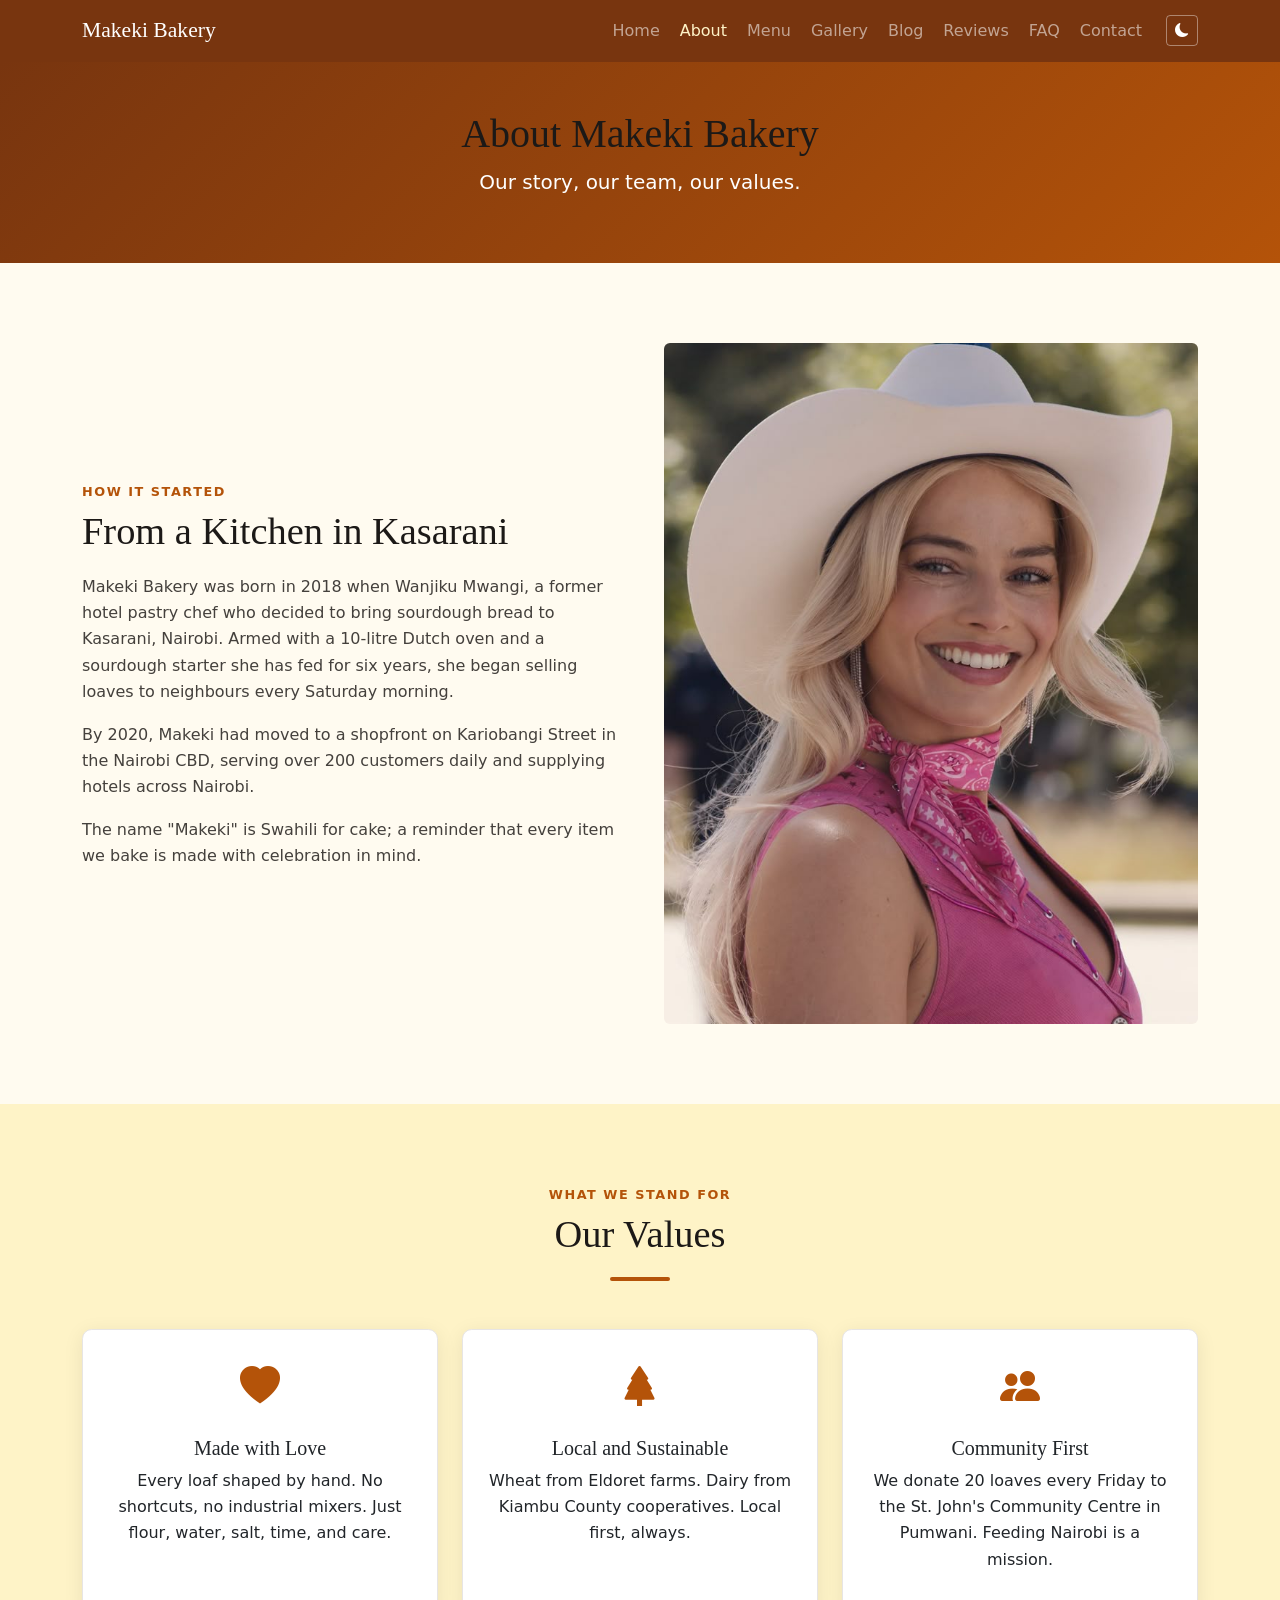
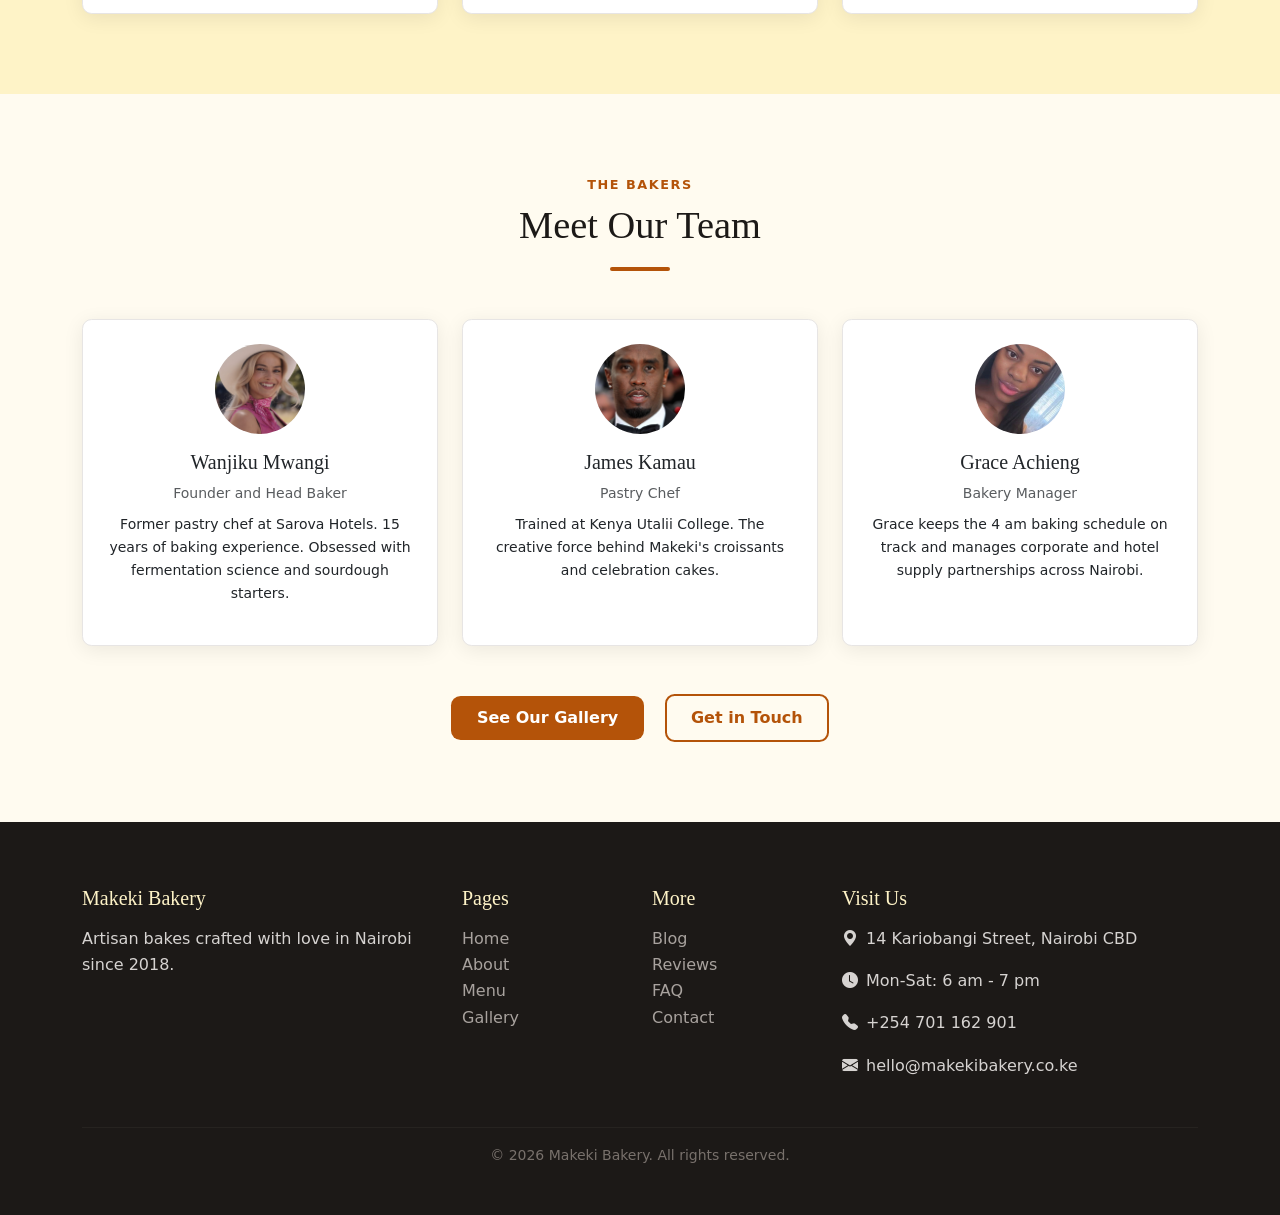
<file: about.html>
<!DOCTYPE html>
<html lang="en" data-theme="light">
<head>
  <meta charset="UTF-8">
  <meta name="viewport" content="width=device-width, initial-scale=1.0">
  <title>About</title>
  <link href="https://cdn.jsdelivr.net/npm/bootstrap@5.3.3/dist/css/bootstrap.min.css" rel="stylesheet">
  <link href="https://cdn.jsdelivr.net/npm/bootstrap-icons@1.11.3/font/bootstrap-icons.css" rel="stylesheet">
  <link rel="stylesheet" href="css/style.css">
</head>
<body>

<header>
  <nav class="navbar navbar-expand-lg navbar-dark sticky-top" aria-label="Main navigation">
    <div class="container">
      <a class="navbar-brand" href="index.html">Makeki Bakery</a>
      <button class="navbar-toggler" type="button" data-bs-toggle="collapse"
        data-bs-target="#mainNav" aria-controls="mainNav"
        aria-expanded="false" aria-label="Toggle navigation">
        <span class="navbar-toggler-icon"></span>
      </button>
      <div class="collapse navbar-collapse" id="mainNav">
        <ul class="navbar-nav ms-auto gap-1">
          <li class="nav-item"><a class="nav-link" href="index.html">Home</a></li>
          <li class="nav-item"><a class="nav-link active" aria-current="page" href="about.html">About</a></li>
          <li class="nav-item"><a class="nav-link" href="services.html">Menu</a></li>
          <li class="nav-item"><a class="nav-link" href="gallery.html">Gallery</a></li>
          <li class="nav-item"><a class="nav-link" href="blog.html">Blog</a></li>
          <li class="nav-item"><a class="nav-link" href="testimonials.html">Reviews</a></li>
          <li class="nav-item"><a class="nav-link" href="faq.html">FAQ</a></li>
          <li class="nav-item"><a class="nav-link" href="contact.html">Contact</a></li>
        </ul>
        <button id="darkToggle" class="btn btn-sm ms-3" aria-label="Toggle dark mode">
          <i class="bi bi-moon-fill"></i>
        </button>
      </div>
    </div>
  </nav>
</header>

<main id="main-content">
<section class="py-5 text-white text-center"
  style="background:linear-gradient(135deg,#78350f,#b45309);">
  <div class="container">
    <h1>About Makeki Bakery</h1>
    <p class="lead">Our story, our team, our values.</p>
  </div>
</section>

<section class="section">
  <div class="container">
    <div class="row align-items-center g-5">
      <div class="col-md-6">
        <span class="section-label">How It Started</span>
        <h2 class="section-title">From a Kitchen in Kasarani</h2>
        <p>Makeki Bakery was born in 2018 when Wanjiku Mwangi, a former hotel pastry chef
        who decided to bring sourdough bread to Kasarani, Nairobi. Armed with a 10-litre
        Dutch oven and a sourdough starter she has fed for six years, she began selling
        loaves to neighbours every Saturday morning.</p>
        <p class="mt-3">By 2020, Makeki had moved to a shopfront on Kariobangi Street in the
        Nairobi CBD, serving over 200 customers daily and supplying hotels across Nairobi.</p>
        <p class="mt-3">The name "Makeki" is Swahili for cake; a reminder that every item
        we bake is made with celebration in mind.</p>
      </div>
      <div class="col-md-6">
        <img src="assets/images/Barbie Margot Robbie.jpg" class="img-fluid rounded"
          alt="Founder Wanjiku Mwangi shaping sourdough in the bakery kitchen">
      </div>
    </div>
  </div>
</section>

<section class="section section-alt">
  <div class="container">
    <div class="text-center mb-5">
      <span class="section-label">What We Stand For</span>
      <h2 class="section-title">Our Values</h2>
      <div class="section-divider"></div>
    </div>
    <div class="row g-4 text-center">
      <div class="col-md-4">
        <div class="card p-4 h-100">
          <i class="bi bi-heart-fill fs-1 mb-3" style="color:#b45309;"></i>
          <h3 class="h5">Made with Love</h3>
          <p>Every loaf shaped by hand. No shortcuts, no industrial mixers.
          Just flour, water, salt, time, and care.</p>
        </div>
      </div>
      <div class="col-md-4">
        <div class="card p-4 h-100">
          <i class="bi bi-tree-fill fs-1 mb-3" style="color:#b45309;"></i>
          <h3 class="h5">Local and Sustainable</h3>
          <p>Wheat from Eldoret farms. Dairy from Kiambu County cooperatives.
          Local first, always.</p>
        </div>
      </div>
      <div class="col-md-4">
        <div class="card p-4 h-100">
          <i class="bi bi-people-fill fs-1 mb-3" style="color:#b45309;"></i>
          <h3 class="h5">Community First</h3>
          <p>We donate 20 loaves every Friday to the St. John's Community Centre
          in Pumwani. Feeding Nairobi is a mission.</p>
        </div>
      </div>
    </div>
  </div>
</section>

<section class="section">
  <div class="container">
    <div class="text-center mb-5">
      <span class="section-label">The Bakers</span>
      <h2 class="section-title">Meet Our Team</h2>
      <div class="section-divider"></div>
    </div>
    <div class="row g-4">
      <div class="col-md-4">
        <article class="card text-center p-4 h-100">
          <img src="assets/images/Barbie Margot Robbie.jpg" class="rounded-circle mx-auto mb-3"
            style="width:90px;height:90px;object-fit:cover;"
            alt="Portrait of Wanjiku Mwangi, founder and head baker">
          <h3 class="h5">Wanjiku Mwangi</h3>
          <p class="text-muted small mb-2">Founder and Head Baker</p>
          <p class="small">Former pastry chef at Sarova Hotels. 15 years of baking experience.
          Obsessed with fermentation science and sourdough starters.</p>
        </article>
      </div>
      <div class="col-md-4">
        <article class="card text-center p-4 h-100">
          <img src="assets/images/diddy.jpg" class="rounded-circle mx-auto mb-3"
            style="width:90px;height:90px;object-fit:cover;"
            alt="Portrait of James Kamau, pastry chef">
          <h3 class="h5">James Kamau</h3>
          <p class="text-muted small mb-2">Pastry Chef</p>
          <p class="small">Trained at Kenya Utalii College. The creative force behind
          Makeki's croissants and celebration cakes.</p>
        </article>
      </div>
      <div class="col-md-4">
        <article class="card text-center p-4 h-100">
          <img src="assets/images/sassy-speed.jpg" class="rounded-circle mx-auto mb-3"
            style="width:90px;height:90px;object-fit:cover;"
            alt="Portrait of Grace Achieng, bakery manager">
          <h3 class="h5">Grace Achieng</h3>
          <p class="text-muted small mb-2">Bakery Manager</p>
          <p class="small">Grace keeps the 4 am baking schedule on track and manages
          corporate and hotel supply partnerships across Nairobi.</p>
        </article>
      </div>
    </div>
    <div class="text-center mt-5">
      <a href="gallery.html" class="btn btn-amber me-3">See Our Gallery</a>
      <a href="contact.html" class="btn btn-outline-amber">Get in Touch</a>
    </div>
  </div>
</section>
</main>

<footer class="site-footer" role="contentinfo">
  <div class="container">
    <div class="row g-4">
      <div class="col-lg-4">
        <h5>Makeki Bakery</h5>
        <p>Artisan bakes crafted with love in Nairobi since 2018.</p>
      </div>
      <div class="col-lg-2 col-6">
        <h5>Pages</h5>
        <ul class="list-unstyled">
          <li><a href="index.html">Home</a></li>
          <li><a href="about.html">About</a></li>
          <li><a href="services.html">Menu</a></li>
          <li><a href="gallery.html">Gallery</a></li>
        </ul>
      </div>
      <div class="col-lg-2 col-6">
        <h5>More</h5>
        <ul class="list-unstyled">
          <li><a href="blog.html">Blog</a></li>
          <li><a href="testimonials.html">Reviews</a></li>
          <li><a href="faq.html">FAQ</a></li>
          <li><a href="contact.html">Contact</a></li>
        </ul>
      </div>
      <div class="col-lg-4">
        <h5>Visit Us</h5>
        <p><i class="bi bi-geo-alt-fill me-2"></i>14 Kariobangi Street, Nairobi CBD</p>
        <p><i class="bi bi-clock-fill me-2"></i>Mon-Sat: 6 am - 7 pm</p>
        <p><i class="bi bi-telephone-fill me-2"></i>+254 701 162 901</p>
        <p><i class="bi bi-envelope-fill me-2"></i>hello@makekibakery.co.ke</p>
      </div>
    </div>
    <hr class="footer-divider">
    <p class="text-center small" style="color:#78716c;">
      &copy; 2026 Makeki Bakery. All rights reserved.
    </p>
  </div>
</footer>

<script src="https://cdn.jsdelivr.net/npm/bootstrap@5.3.3/dist/js/bootstrap.bundle.min.js"></script>
<script src="js/main.js"></script>
</body>
</html>
</file>
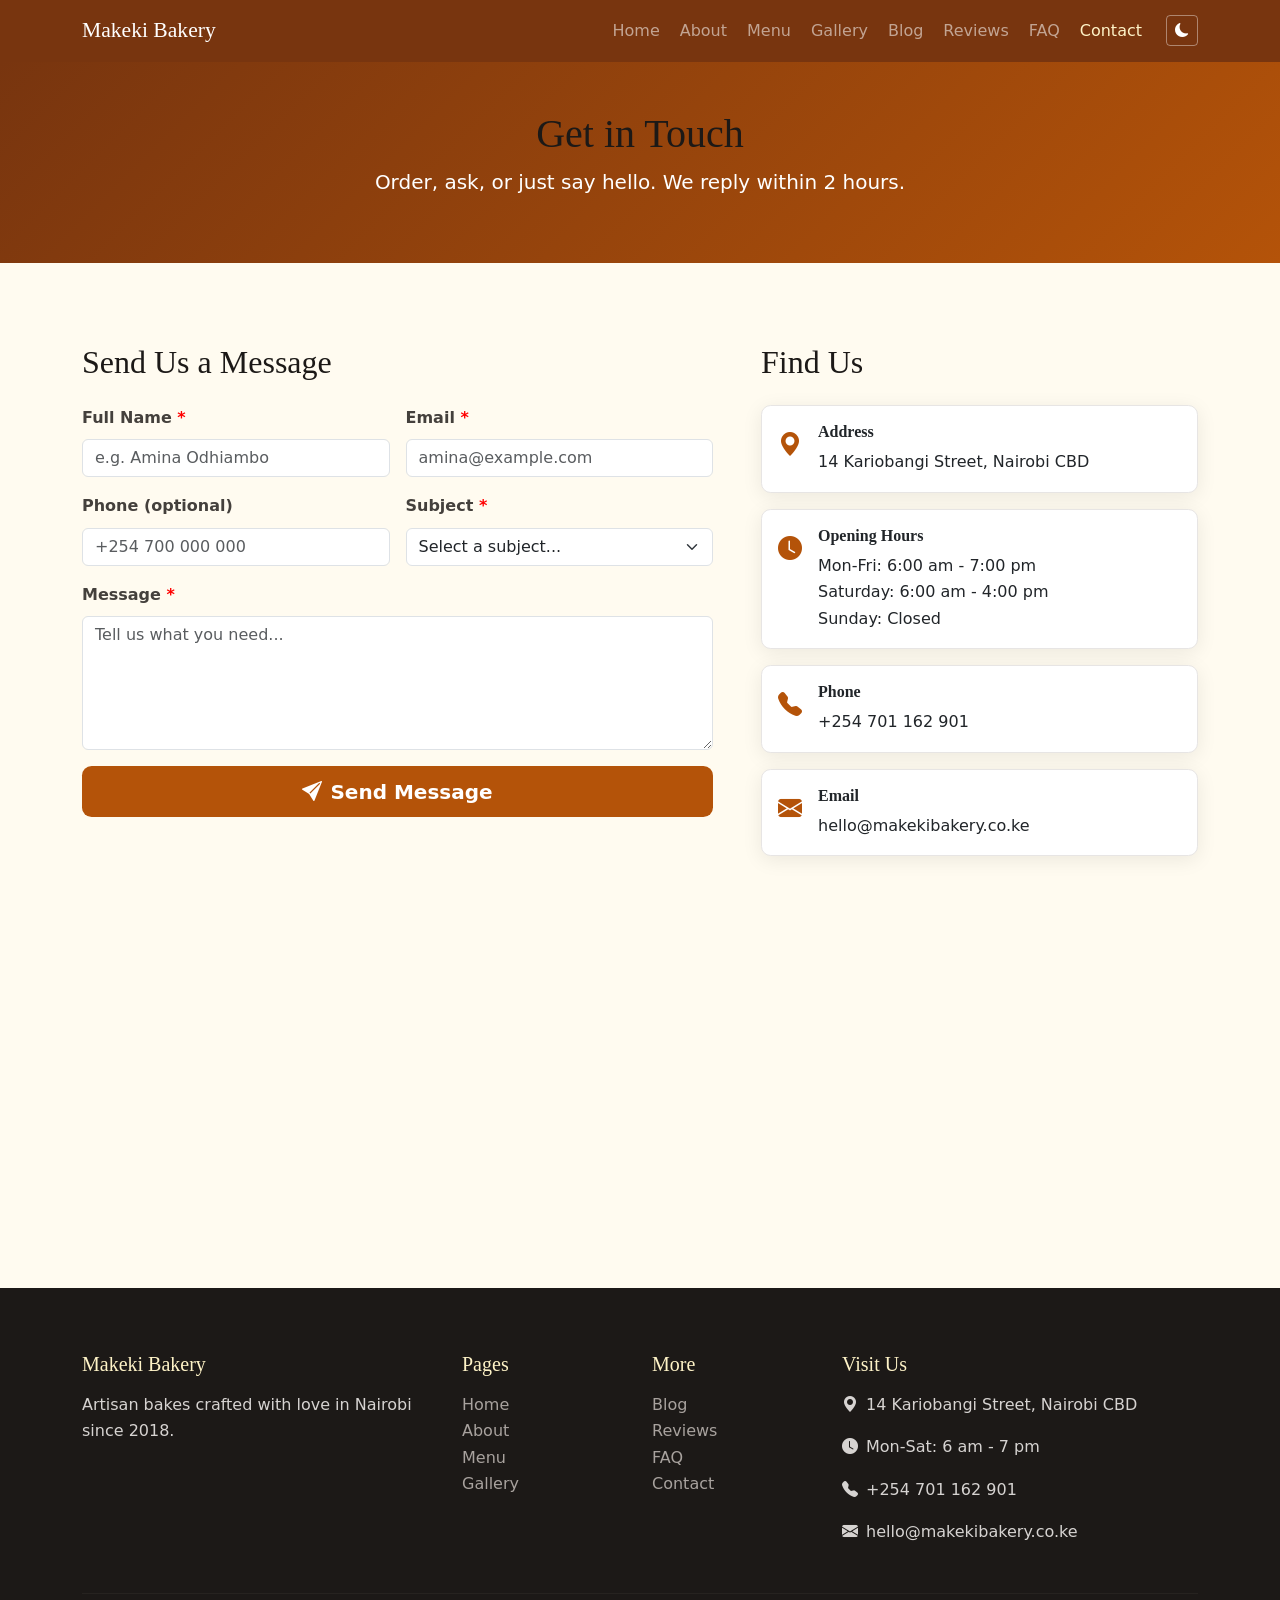
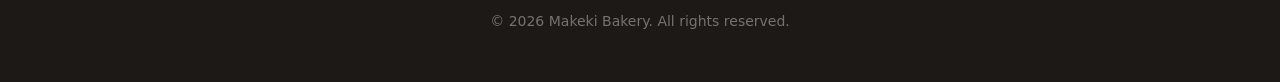
<file: contact.html>
<!DOCTYPE html>
<html lang="en" data-theme="light">
<head>
  <meta charset="UTF-8">
  <meta name="viewport" content="width=device-width, initial-scale=1.0">
  <title>PAGE TITLE — Makeki Bakery</title>
  <link href="https://cdn.jsdelivr.net/npm/bootstrap@5.3.3/dist/css/bootstrap.min.css" rel="stylesheet">
  <link href="https://cdn.jsdelivr.net/npm/bootstrap-icons@1.11.3/font/bootstrap-icons.css" rel="stylesheet">
  <link rel="stylesheet" href="css/style.css">
</head>
<body>

<header>
  <nav class="navbar navbar-expand-lg navbar-dark sticky-top" aria-label="Main navigation">
    <div class="container">
      <a class="navbar-brand" href="index.html">Makeki Bakery</a>
      <button class="navbar-toggler" type="button" data-bs-toggle="collapse"
        data-bs-target="#mainNav" aria-controls="mainNav"
        aria-expanded="false" aria-label="Toggle navigation">
        <span class="navbar-toggler-icon"></span>
      </button>
      <div class="collapse navbar-collapse" id="mainNav">
        <ul class="navbar-nav ms-auto gap-1">
          <li class="nav-item"><a class="nav-link" href="index.html">Home</a></li>
          <li class="nav-item"><a class="nav-link" href="about.html">About</a></li>
          <li class="nav-item"><a class="nav-link" href="services.html">Menu</a></li>
          <li class="nav-item"><a class="nav-link" href="gallery.html">Gallery</a></li>
          <li class="nav-item"><a class="nav-link" href="blog.html">Blog</a></li>
          <li class="nav-item"><a class="nav-link" href="testimonials.html">Reviews</a></li>
          <li class="nav-item"><a class="nav-link" href="faq.html">FAQ</a></li>
          <li class="nav-item"><a class="nav-link active" aria-current="page" href="contact.html">Contact</a></li>
        </ul>
        <button id="darkToggle" class="btn btn-sm ms-3" aria-label="Toggle dark mode">
          <i class="bi bi-moon-fill"></i>
        </button>
      </div>
    </div>
  </nav>
</header>

<main id="main-content">
<section class="py-5 text-white text-center"
  style="background:linear-gradient(135deg,#78350f,#b45309);">
  <div class="container">
    <h1>Get in Touch</h1>
    <p class="lead">Order, ask, or just say hello. We reply within 2 hours.</p>
  </div>
</section>

<section class="section">
  <div class="container">
    <div class="row g-5">

      <div class="col-lg-7">
        <h2 class="mb-4">Send Us a Message</h2>
        <div id="formSuccess" class="success-banner" role="alert" aria-live="polite">
          <i class="bi bi-check-circle-fill me-2" style="color:#15803d;"></i>
          <strong>Message sent!</strong> We will get back to you within 2 hours.
        </div>
        <form id="contactForm" novalidate>
          <div class="row g-3">

            <div class="col-sm-6">
              <label for="contactName" class="form-label fw-semibold">
                Full Name <span aria-hidden="true" style="color:red;">*</span></label>
              <input type="text" class="form-control" id="contactName"
                aria-required="true" placeholder="e.g. Amina Odhiambo">
              <div id="contactNameError" class="error-msg" role="alert" aria-live="polite"></div>
            </div>

            <div class="col-sm-6">
              <label for="contactEmail" class="form-label fw-semibold">
                Email <span aria-hidden="true" style="color:red;">*</span></label>
              <input type="email" class="form-control" id="contactEmail"
                aria-required="true" placeholder="amina@example.com">
              <div id="contactEmailError" class="error-msg" role="alert" aria-live="polite"></div>
            </div>

            <div class="col-sm-6">
              <label for="contactPhone" class="form-label fw-semibold">Phone (optional)</label>
              <input type="tel" class="form-control" id="contactPhone"
                placeholder="+254 700 000 000">
            </div>

            <div class="col-sm-6">
              <label for="contactSubject" class="form-label fw-semibold">
                Subject <span aria-hidden="true" style="color:red;">*</span></label>
              <select class="form-select" id="contactSubject" aria-required="true">
                <option value="">Select a subject...</option>
                <option>Place an Order</option>
                <option>Custom Cake Enquiry</option>
                <option>Wholesale / Supply</option>
                <option>Feedback</option>
                <option>Other</option>
              </select>
              <div id="contactSubjectError" class="error-msg" role="alert" aria-live="polite"></div>
            </div>

            <div class="col-12">
              <label for="contactMessage" class="form-label fw-semibold">
                Message <span aria-hidden="true" style="color:red;">*</span></label>
              <textarea class="form-control" id="contactMessage" rows="5"
                aria-required="true" placeholder="Tell us what you need..."></textarea>
              <div id="contactMessageError" class="error-msg" role="alert" aria-live="polite"></div>
            </div>

            <div class="col-12">
              <button type="submit" class="btn btn-amber btn-lg w-100">
                <i class="bi bi-send-fill me-2"></i>Send Message
              </button>
            </div>

          </div>
        </form>
      </div>

      <div class="col-lg-5">
        <h2 class="mb-4">Find Us</h2>

        <div class="card p-3 mb-3">
          <div class="d-flex gap-3">
            <i class="bi bi-geo-alt-fill fs-4 mt-1" style="color:#b45309;"></i>
            <div>
              <h3 class="h6 fw-bold">Address</h3>
              <p class="mb-0">14 Kariobangi Street, Nairobi CBD</p>
            </div>
          </div>
        </div>

        <div class="card p-3 mb-3">
          <div class="d-flex gap-3">
            <i class="bi bi-clock-fill fs-4 mt-1" style="color:#b45309;"></i>
            <div>
              <h3 class="h6 fw-bold">Opening Hours</h3>
              <p class="mb-0">Mon-Fri: 6:00 am - 7:00 pm<br>
              Saturday: 6:00 am - 4:00 pm<br>Sunday: Closed</p>
            </div>
          </div>
        </div>

        <div class="card p-3 mb-3">
          <div class="d-flex gap-3">
            <i class="bi bi-telephone-fill fs-4 mt-1" style="color:#b45309;"></i>
            <div>
              <h3 class="h6 fw-bold">Phone</h3>
              <p class="mb-0">+254 701 162 901</p>
            </div>
          </div>
        </div>

        <div class="card p-3 mb-4">
          <div class="d-flex gap-3">
            <i class="bi bi-envelope-fill fs-4 mt-1" style="color:#b45309;"></i>
            <div>
              <h3 class="h6 fw-bold">Email</h3>
              <p class="mb-0">hello@makekibakery.co.ke</p>
            </div>
          </div>
        </div>

        <div class="ratio ratio-4x3 rounded overflow-hidden">
          <iframe
            src="https://www.google.com/maps/embed?pb=!1m18!1m12!1m3!1d3988.8!2d36.8219!3d-1.2841!2m3!1f0!2f0!3f0!3m2!1i1024!2i768!4f13.1!3m3!1m2!1s0x182f10d664e4d065!2sKimathi+St%2C+Nairobi!5e0!3m2!1sen!2ske"
            style="border:0;" allowfullscreen loading="lazy"
            title="Makeki Bakery location on Google Maps"></iframe>
        </div>
      </div>

    </div>
  </div>
</section>
</main>

<footer class="site-footer" role="contentinfo">
  <div class="container">
    <div class="row g-4">
      <div class="col-lg-4">
        <h5>Makeki Bakery</h5>
        <p>Artisan bakes crafted with love in Nairobi since 2018.</p>
      </div>
      <div class="col-lg-2 col-6">
        <h5>Pages</h5>
        <ul class="list-unstyled">
          <li><a href="index.html">Home</a></li>
          <li><a href="about.html">About</a></li>
          <li><a href="services.html">Menu</a></li>
          <li><a href="gallery.html">Gallery</a></li>
        </ul>
      </div>
      <div class="col-lg-2 col-6">
        <h5>More</h5>
        <ul class="list-unstyled">
          <li><a href="blog.html">Blog</a></li>
          <li><a href="testimonials.html">Reviews</a></li>
          <li><a href="faq.html">FAQ</a></li>
          <li><a href="contact.html">Contact</a></li>
        </ul>
      </div>
      <div class="col-lg-4">
        <h5>Visit Us</h5>
        <p><i class="bi bi-geo-alt-fill me-2"></i>14 Kariobangi Street, Nairobi CBD</p>
        <p><i class="bi bi-clock-fill me-2"></i>Mon-Sat: 6 am - 7 pm</p>
        <p><i class="bi bi-telephone-fill me-2"></i>+254 701 162 901</p>
        <p><i class="bi bi-envelope-fill me-2"></i>hello@makekibakery.co.ke</p>
      </div>
    </div>
    <hr class="footer-divider">
    <p class="text-center small" style="color:#78716c;">
      &copy; 2026 Makeki Bakery. All rights reserved.
    </p>
  </div>
</footer>

<script src="https://cdn.jsdelivr.net/npm/bootstrap@5.3.3/dist/js/bootstrap.bundle.min.js"></script>
<script src="js/main.js"></script>
</body>
</html>
</file>
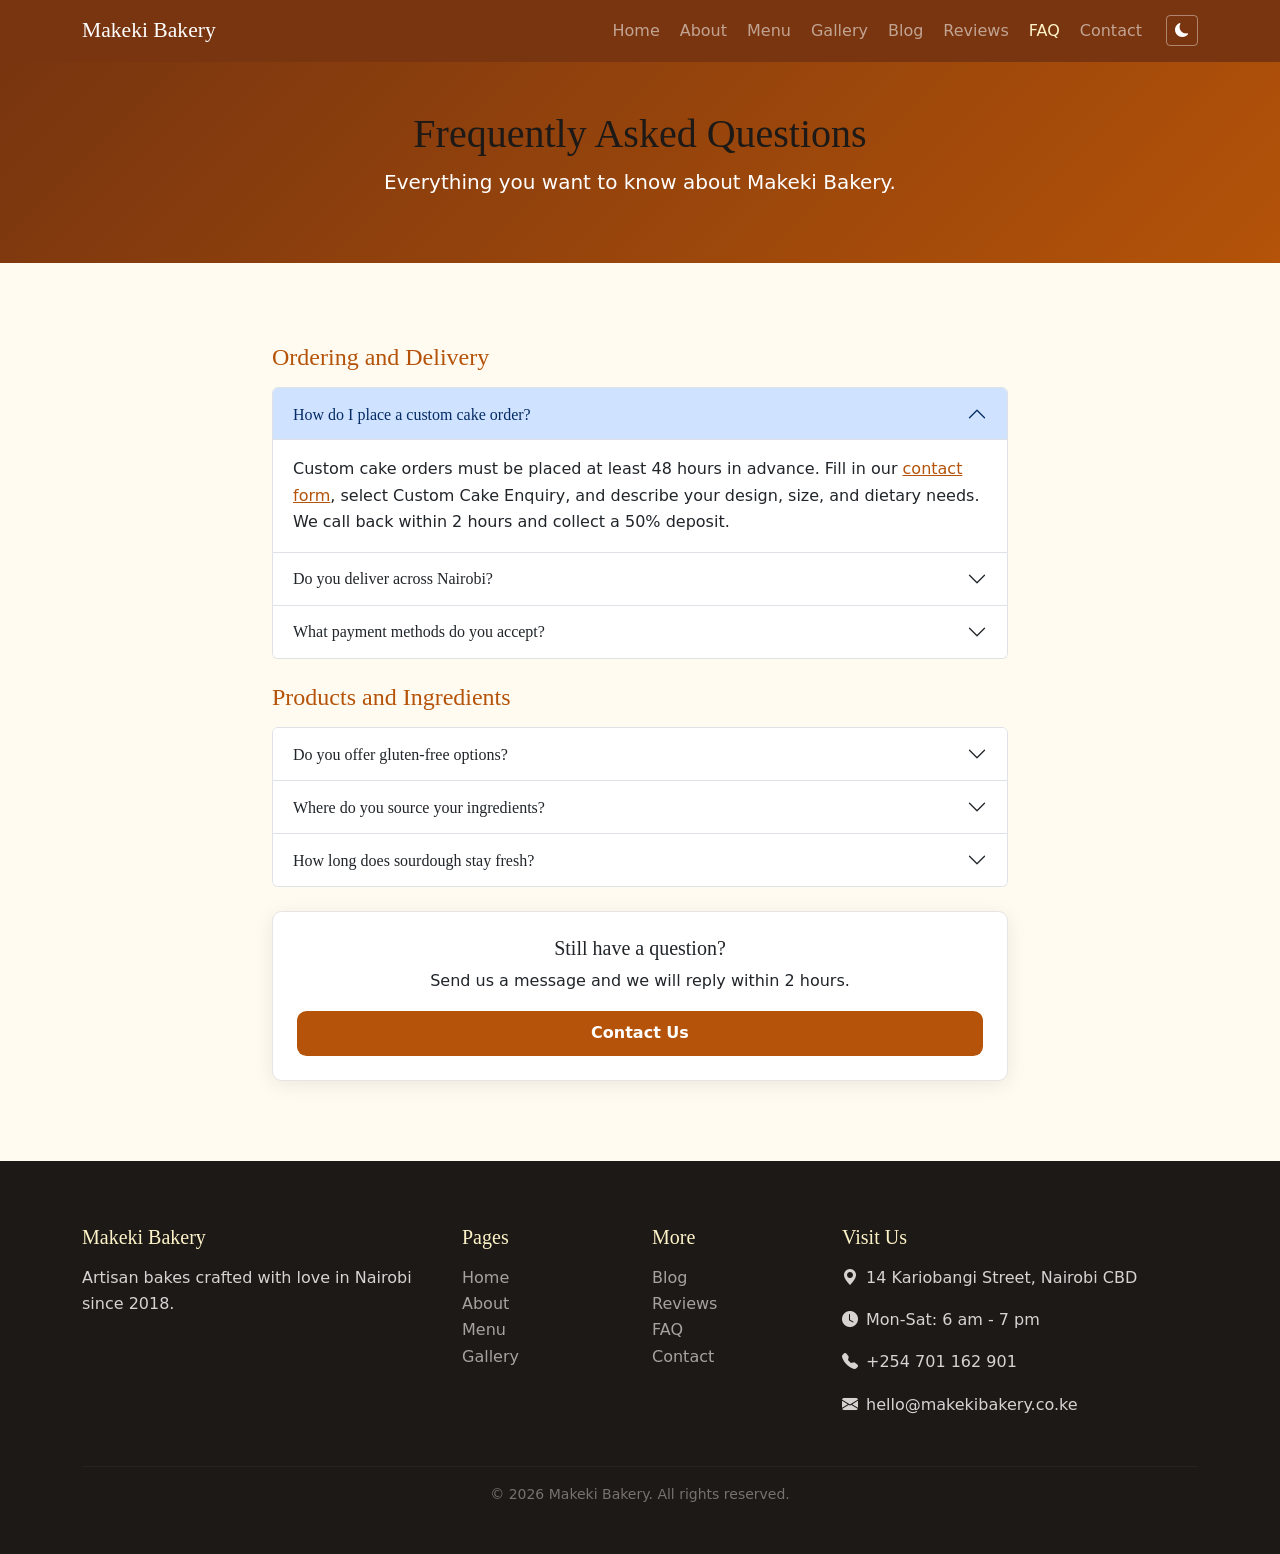
<file: faq.html>
<!DOCTYPE html>
<html lang="en" data-theme="light">
<head>
  <meta charset="UTF-8">
  <meta name="viewport" content="width=device-width, initial-scale=1.0">
  <title>PAGE TITLE — Makeki Bakery</title>
  <link href="https://cdn.jsdelivr.net/npm/bootstrap@5.3.3/dist/css/bootstrap.min.css" rel="stylesheet">
  <link href="https://cdn.jsdelivr.net/npm/bootstrap-icons@1.11.3/font/bootstrap-icons.css" rel="stylesheet">
  <link rel="stylesheet" href="css/style.css">
</head>
<body>

<header>
  <nav class="navbar navbar-expand-lg navbar-dark sticky-top" aria-label="Main navigation">
    <div class="container">
      <a class="navbar-brand" href="index.html">Makeki Bakery</a>
      <button class="navbar-toggler" type="button" data-bs-toggle="collapse"
        data-bs-target="#mainNav" aria-controls="mainNav"
        aria-expanded="false" aria-label="Toggle navigation">
        <span class="navbar-toggler-icon"></span>
      </button>
      <div class="collapse navbar-collapse" id="mainNav">
        <ul class="navbar-nav ms-auto gap-1">
          <li class="nav-item"><a class="nav-link" href="index.html">Home</a></li>
          <li class="nav-item"><a class="nav-link" href="about.html">About</a></li>
          <li class="nav-item"><a class="nav-link" href="services.html">Menu</a></li>
          <li class="nav-item"><a class="nav-link" href="gallery.html">Gallery</a></li>
          <li class="nav-item"><a class="nav-link" href="blog.html">Blog</a></li>
          <li class="nav-item"><a class="nav-link" href="testimonials.html">Reviews</a></li>
          <li class="nav-item"><a class="nav-link active" aria-current="page" href="faq.html">FAQ</a></li>
          <li class="nav-item"><a class="nav-link" href="contact.html">Contact</a></li>
        </ul>
        <button id="darkToggle" class="btn btn-sm ms-3" aria-label="Toggle dark mode">
          <i class="bi bi-moon-fill"></i>
        </button>
      </div>
    </div>
  </nav>
</header>

<main id="main-content">

  <section class="py-5 text-white text-center"
  style="background:linear-gradient(135deg,#78350f,#b45309);">
  <div class="container">
    <h1>Frequently Asked Questions</h1>
    <p class="lead">Everything you want to know about Makeki Bakery.</p>
  </div>
</section>

<section class="section">
  <div class="container">
    <div class="row justify-content-center">
      <div class="col-lg-8">

        <h2 class="h4 mb-3" style="color:#b45309;">Ordering and Delivery</h2>
        <div class="accordion mb-4" id="faqOrder">

          <div class="accordion-item">
            <h3 class="accordion-header">
              <button class="accordion-button" type="button"
                data-bs-toggle="collapse" data-bs-target="#faq1">
                How do I place a custom cake order?
              </button>
            </h3>
            <div id="faq1" class="accordion-collapse collapse show" data-bs-parent="#faqOrder">
              <div class="accordion-body">Custom cake orders must be placed at least 48 hours in advance.
              Fill in our <a href="contact.html">contact form</a>, select Custom Cake Enquiry,
              and describe your design, size, and dietary needs. We call back within 2 hours
              and collect a 50% deposit.</div>
            </div>
          </div>

          <div class="accordion-item">
            <h3 class="accordion-header">
              <button class="accordion-button collapsed" type="button"
                data-bs-toggle="collapse" data-bs-target="#faq2">
                Do you deliver across Nairobi?
              </button>
            </h3>
            <div id="faq2" class="accordion-collapse collapse" data-bs-parent="#faqOrder">
              <div class="accordion-body">Yes. Flat fee of Ksh 300 for orders above Ksh 2,000.
              Delivery zones: Westlands, Karen, Kilimani, Lavington, CBD.
              Order by 5 pm for next-day 7-10 am delivery.</div>
            </div>
          </div>

          <div class="accordion-item">
            <h3 class="accordion-header">
              <button class="accordion-button collapsed" type="button"
                data-bs-toggle="collapse" data-bs-target="#faq3">
                What payment methods do you accept?
              </button>
            </h3>
            <div id="faq3" class="accordion-collapse collapse" data-bs-parent="#faqOrder">
              <div class="accordion-body">We accept M-Pesa (Till No. 123456), cash, and bank
              transfer for large orders. No card payments in-store at this time.</div>
            </div>
          </div>

        </div>
        <h2 class="h4 mb-3" style="color:#b45309;">Products and Ingredients</h2>
        <div class="accordion mb-4" id="faqProd">

          <div class="accordion-item">
            <h3 class="accordion-header">
              <button class="accordion-button collapsed" type="button"
                data-bs-toggle="collapse" data-bs-target="#faq4">
                Do you offer gluten-free options?
              </button>
            </h3>
            <div id="faq4" class="accordion-collapse collapse" data-bs-parent="#faqProd">
              <div class="accordion-body">We bake a dedicated gluten-free range every Tuesday and Friday
              using certified gluten-free flour. Our kitchen does handle wheat flour so we cannot
              guarantee zero cross-contamination for people with coeliac disease.</div>
            </div>
          </div>

          <div class="accordion-item">
            <h3 class="accordion-header">
              <button class="accordion-button collapsed" type="button"
                data-bs-toggle="collapse" data-bs-target="#faq5">
                Where do you source your ingredients?
              </button>
            </h3>
            <div id="faq5" class="accordion-collapse collapse" data-bs-parent="#faqProd">
              <div class="accordion-body">Wheat from Eldoret Grain Millers. Butter and dairy from
              Kiambu County cooperatives. Sri Lankan cinnamon, Madagascan vanilla, and fresh fruit
              from Wakulima Market in Nairobi.</div>
            </div>
          </div>

          <div class="accordion-item">
            <h3 class="accordion-header">
              <button class="accordion-button collapsed" type="button"
                data-bs-toggle="collapse" data-bs-target="#faq6">
                How long does sourdough stay fresh?
              </button>
            </h3>
            <div id="faq6" class="accordion-collapse collapse" data-bs-parent="#faqProd">
              <div class="accordion-body">3-4 days at room temperature in a cloth bag.
              Do not refrigerate — cold air dries the crumb. Frozen and sliced it keeps
              for up to 3 months.</div>
            </div>
          </div>

        </div>

        <div class="card p-4 text-center mt-2">
          <h3 class="h5">Still have a question?</h3>
          <p class="mb-3">Send us a message and we will reply within 2 hours.</p>
          <a href="contact.html" class="btn btn-amber">Contact Us</a>
        </div>

      </div>
    </div>
  </div>
</section>
</main>

<footer class="site-footer" role="contentinfo">
  <div class="container">
    <div class="row g-4">
      <div class="col-lg-4">
        <h5>Makeki Bakery</h5>
        <p>Artisan bakes crafted with love in Nairobi since 2018.</p>
      </div>
      <div class="col-lg-2 col-6">
        <h5>Pages</h5>
        <ul class="list-unstyled">
          <li><a href="index.html">Home</a></li>
          <li><a href="about.html">About</a></li>
          <li><a href="services.html">Menu</a></li>
          <li><a href="gallery.html">Gallery</a></li>
        </ul>
      </div>
      <div class="col-lg-2 col-6">
        <h5>More</h5>
        <ul class="list-unstyled">
          <li><a href="blog.html">Blog</a></li>
          <li><a href="testimonials.html">Reviews</a></li>
          <li><a href="faq.html">FAQ</a></li>
          <li><a href="contact.html">Contact</a></li>
        </ul>
      </div>
      <div class="col-lg-4">
        <h5>Visit Us</h5>
        <p><i class="bi bi-geo-alt-fill me-2"></i>14 Kariobangi Street, Nairobi CBD</p>
        <p><i class="bi bi-clock-fill me-2"></i>Mon-Sat: 6 am - 7 pm</p>
        <p><i class="bi bi-telephone-fill me-2"></i>+254 701 162 901</p>
        <p><i class="bi bi-envelope-fill me-2"></i>hello@makekibakery.co.ke</p>
      </div>
    </div>
    <hr class="footer-divider">
    <p class="text-center small" style="color:#78716c;">
      &copy; 2026 Makeki Bakery. All rights reserved.
    </p>
  </div>
</footer>

<script src="https://cdn.jsdelivr.net/npm/bootstrap@5.3.3/dist/js/bootstrap.bundle.min.js"></script>
<script src="js/main.js"></script>
</body>
</html>
</file>
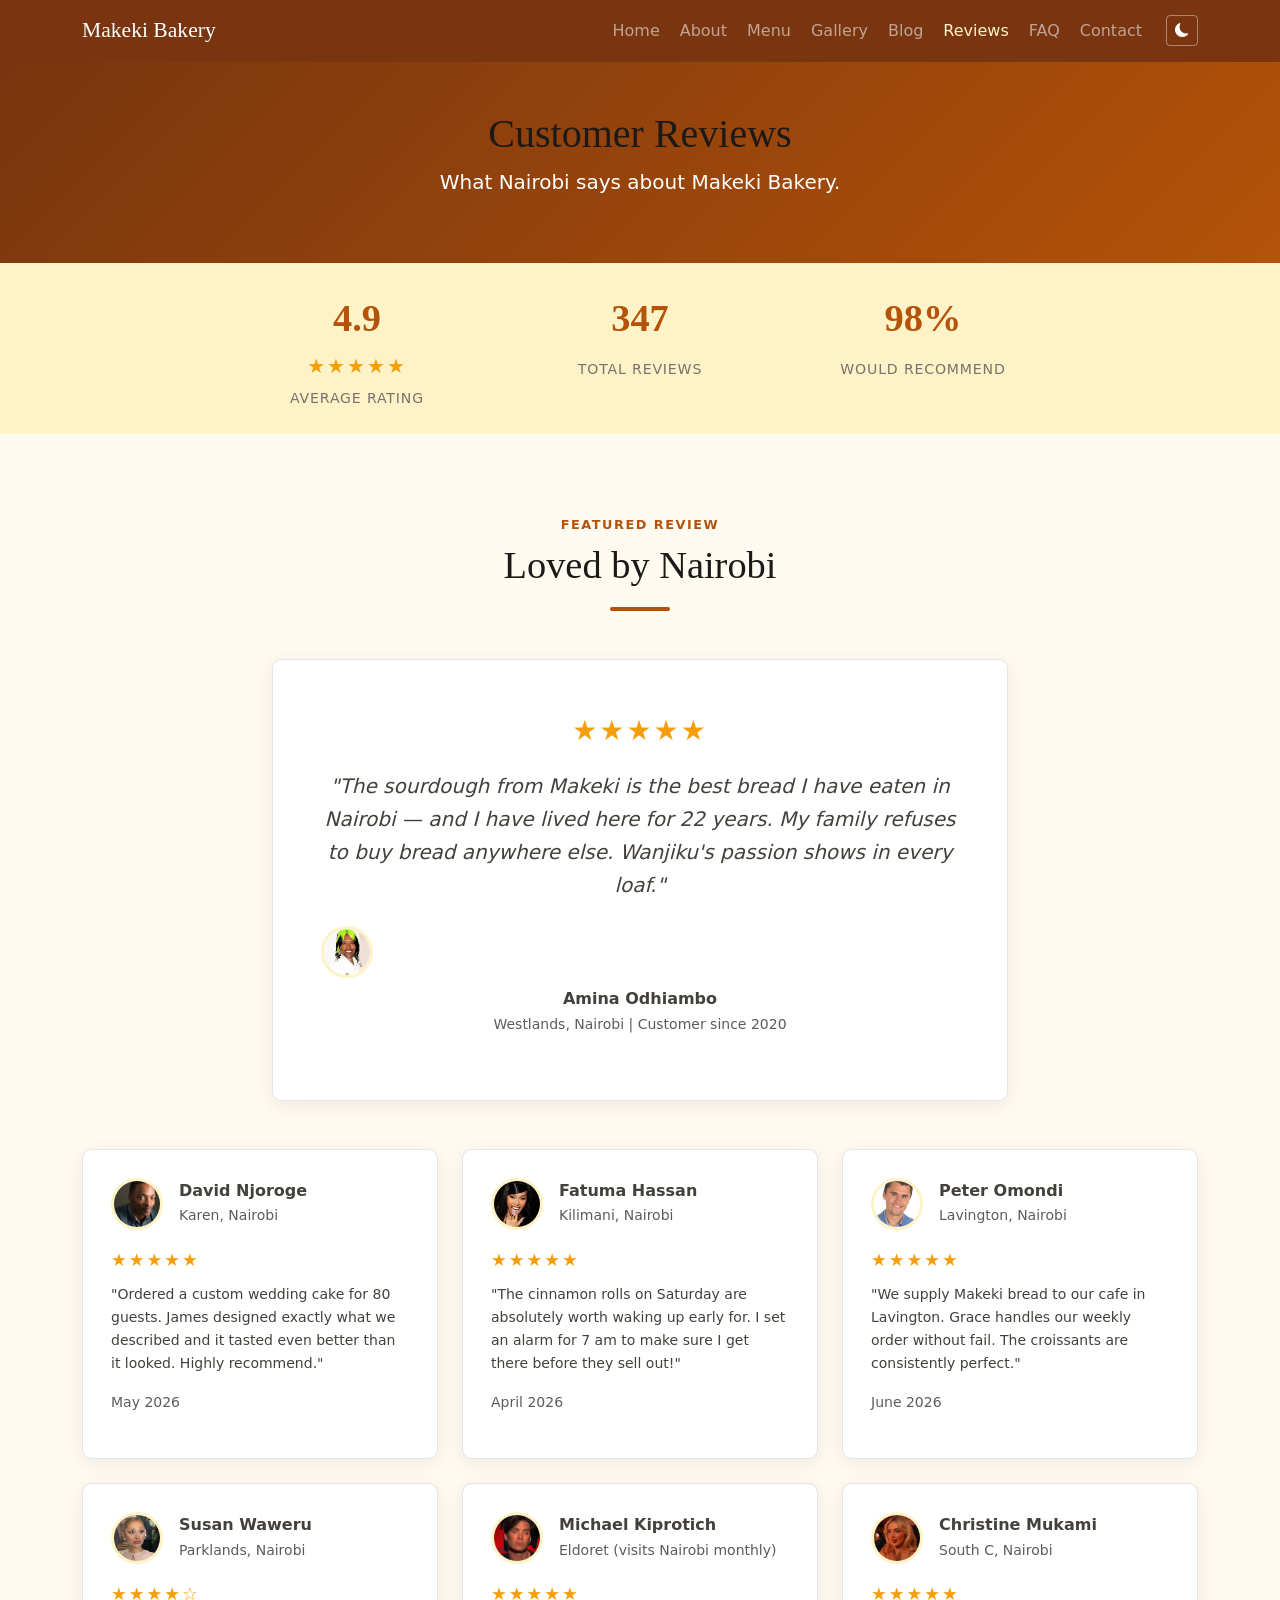
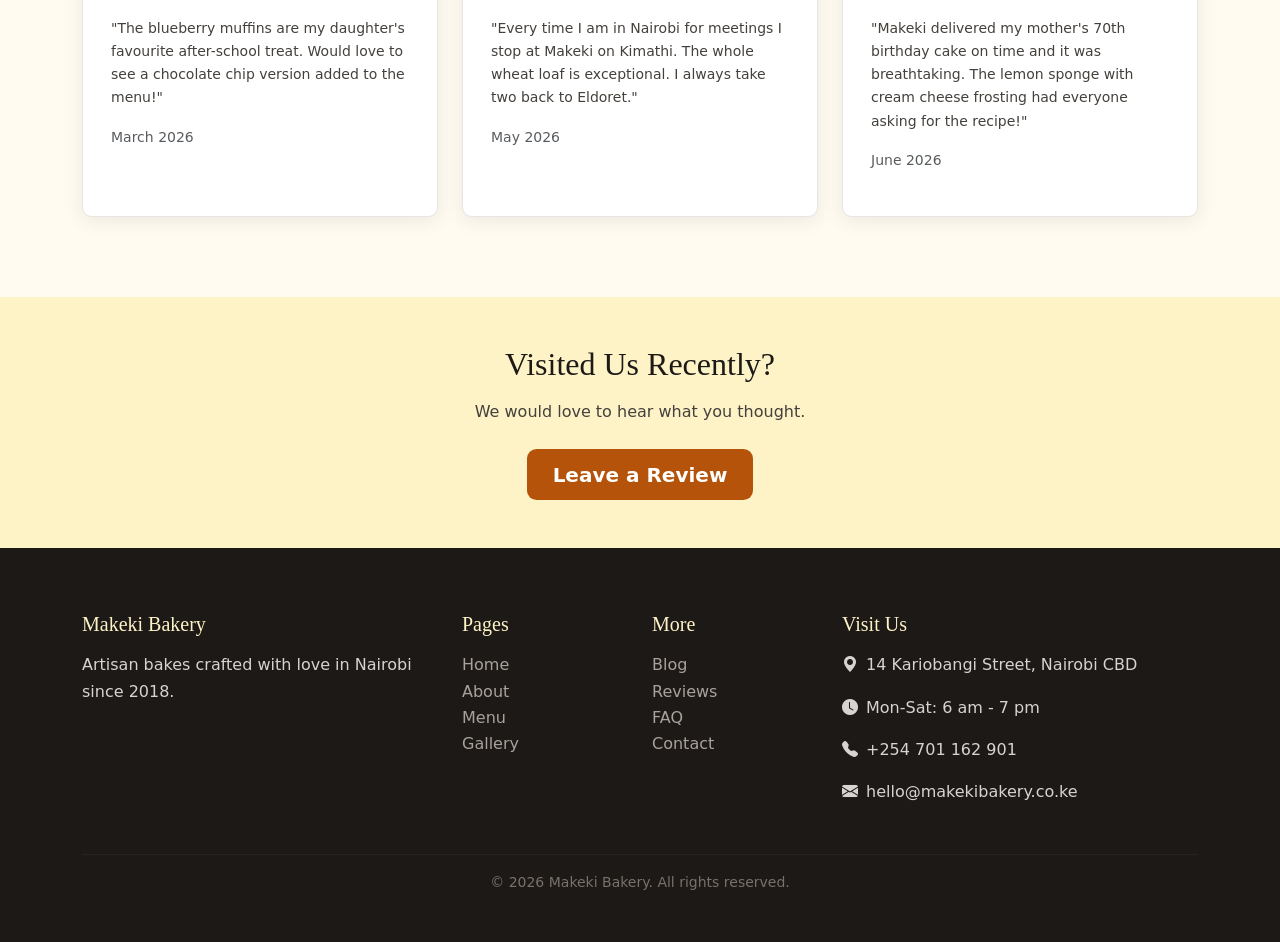
<file: testimonials.html>
<!DOCTYPE html>
<html lang="en" data-theme="light">
<head>
  <meta charset="UTF-8">
  <meta name="viewport" content="width=device-width, initial-scale=1.0">
  <title>PAGE TITLE — Makeki Bakery</title>
  <link href="https://cdn.jsdelivr.net/npm/bootstrap@5.3.3/dist/css/bootstrap.min.css" rel="stylesheet">
  <link href="https://cdn.jsdelivr.net/npm/bootstrap-icons@1.11.3/font/bootstrap-icons.css" rel="stylesheet">
  <link rel="stylesheet" href="css/style.css">
</head>
<body>

<header>
  <nav class="navbar navbar-expand-lg navbar-dark sticky-top" aria-label="Main navigation">
    <div class="container">
      <a class="navbar-brand" href="index.html">Makeki Bakery</a>
      <button class="navbar-toggler" type="button" data-bs-toggle="collapse"
        data-bs-target="#mainNav" aria-controls="mainNav"
        aria-expanded="false" aria-label="Toggle navigation">
        <span class="navbar-toggler-icon"></span>
      </button>
      <div class="collapse navbar-collapse" id="mainNav">
        <ul class="navbar-nav ms-auto gap-1">
          <li class="nav-item"><a class="nav-link" href="index.html">Home</a></li>
          <li class="nav-item"><a class="nav-link" href="about.html">About</a></li>
          <li class="nav-item"><a class="nav-link" href="services.html">Menu</a></li>
          <li class="nav-item"><a class="nav-link" href="gallery.html">Gallery</a></li>
          <li class="nav-item"><a class="nav-link" href="blog.html">Blog</a></li>
          <li class="nav-item"><a class="nav-link active" aria-current="page" href="testimonials.html">Reviews</a></li>
          <li class="nav-item"><a class="nav-link" href="faq.html">FAQ</a></li>
          <li class="nav-item"><a class="nav-link" href="contact.html">Contact</a></li>
        </ul>
        <button id="darkToggle" class="btn btn-sm ms-3" aria-label="Toggle dark mode">
          <i class="bi bi-moon-fill"></i>
        </button>
      </div>
    </div>
  </nav>
</header>

<main id="main-content">

  <section class="py-5 text-white text-center"
  style="background:linear-gradient(135deg,#78350f,#b45309);">
  <div class="container">
    <h1>Customer Reviews</h1>
    <p class="lead">What Nairobi says about Makeki Bakery.</p>
  </div>
</section>

<section class="py-4 section-alt text-center">
  <div class="container">
    <div class="row g-3 justify-content-center">
      <div class="col-md-3">
        <div class="stat-number">4.9</div>
        <div class="review-stars fs-5">&#9733;&#9733;&#9733;&#9733;&#9733;</div>
        <div class="stat-label mt-1">Average Rating</div>
      </div>
      <div class="col-md-3">
        <div class="stat-number">347</div>
        <div class="stat-label mt-2">Total Reviews</div>
      </div>
      <div class="col-md-3">
        <div class="stat-number">98%</div>
        <div class="stat-label mt-2">Would Recommend</div>
      </div>
    </div>
  </div>
</section>

<section class="section">
  <div class="container">
    <div class="text-center mb-5">
      <span class="section-label">Featured Review</span>
      <h2 class="section-title">Loved by Nairobi</h2>
      <div class="section-divider"></div>
    </div>

    <div class="row justify-content-center mb-5">
      <div class="col-lg-8">
        <div class="review-card text-center p-5">
          <div class="review-stars fs-3 mb-3">&#9733;&#9733;&#9733;&#9733;&#9733;</div>
          <blockquote class="blockquote mb-4">
            <p class="fs-5 fst-italic">"The sourdough from Makeki is the best bread I have eaten
            in Nairobi — and I have lived here for 22 years. My family refuses to buy bread
            anywhere else. Wanjiku's passion shows in every loaf."</p>
          </blockquote>
          <img src="assets/images/the-rock.jpg" class="reviewer-avatar mb-2"
            alt="Portrait of Amina Odhiambo">
          <p class="fw-bold mb-0">Amina Odhiambo</p>
          <p class="text-muted small">Westlands, Nairobi | Customer since 2020</p>
        </div>
      </div>
    </div>

    <div class="row g-4">
      <div class="col-md-6 col-lg-4">
        <article class="review-card h-100">
          <div class="d-flex align-items-center gap-3 mb-3">
            <img src="assets/images/son.jpg" class="reviewer-avatar"
              alt="Portrait of David Njoroge">
            <div>
              <p class="fw-bold mb-0">David Njoroge</p>
              <p class="text-muted small mb-0">Karen, Nairobi</p>
            </div>
          </div>
          <div class="review-stars mb-2">&#9733;&#9733;&#9733;&#9733;&#9733;</div>
          <p class="small">"Ordered a custom wedding cake for 80 guests. James designed exactly
          what we described and it tasted even better than it looked. Highly recommend."</p>
          <p class="text-muted small mt-2">May 2026</p>
        </article>
      </div>

      <div class="col-md-6 col-lg-4">
        <article class="review-card h-100">
          <div class="d-flex align-items-center gap-3 mb-3">
            <img src="assets/images/cardi.jpg" class="reviewer-avatar"
              alt="Portrait of Fatuma Hassan">
            <div>
              <p class="fw-bold mb-0">Fatuma Hassan</p>
              <p class="text-muted small mb-0">Kilimani, Nairobi</p>
            </div>
          </div>
          <div class="review-stars mb-2">&#9733;&#9733;&#9733;&#9733;&#9733;</div>
          <p class="small">"The cinnamon rolls on Saturday are absolutely worth waking up early for.
          I set an alarm for 7 am to make sure I get there before they sell out!"</p>
          <p class="text-muted small mt-2">April 2026</p>
        </article>
      </div>

      <div class="col-md-6 col-lg-4">
        <article class="review-card h-100">
          <div class="d-flex align-items-center gap-3 mb-3">
            <img src="assets/images/charlie-kirk.jpg" class="reviewer-avatar"
              alt="Portrait of Peter Omondi">
            <div>
              <p class="fw-bold mb-0">Peter Omondi</p>
              <p class="text-muted small mb-0">Lavington, Nairobi</p>
            </div>
          </div>
          <div class="review-stars mb-2">&#9733;&#9733;&#9733;&#9733;&#9733;</div>
          <p class="small">"We supply Makeki bread to our cafe in Lavington. Grace handles our
          weekly order without fail. The croissants are consistently perfect."</p>
          <p class="text-muted small mt-2">June 2026</p>
        </article>
      </div>

      <div class="col-md-6 col-lg-4">
        <article class="review-card h-100">
          <div class="d-flex align-items-center gap-3 mb-3">
            <img src="assets/images/ariana-grande.jpg" class="reviewer-avatar"
              alt="Portrait of Susan Waweru">
            <div>
              <p class="fw-bold mb-0">Susan Waweru</p>
              <p class="text-muted small mb-0">Parklands, Nairobi</p>
            </div>
          </div>
          <div class="review-stars mb-2">&#9733;&#9733;&#9733;&#9733;&#9734;</div>
          <p class="small">"The blueberry muffins are my daughter's favourite after-school treat.
          Would love to see a chocolate chip version added to the menu!"</p>
          <p class="text-muted small mt-2">March 2026</p>
        </article>
      </div>

      <div class="col-md-6 col-lg-4">
        <article class="review-card h-100">
          <div class="d-flex align-items-center gap-3 mb-3">
            <img src="assets/images/cillian-murphy.jpg" class="reviewer-avatar"
              alt="Portrait of Michael Kiprotich">
            <div>
              <p class="fw-bold mb-0">Michael Kiprotich</p>
              <p class="text-muted small mb-0">Eldoret (visits Nairobi monthly)</p>
            </div>
          </div>
          <div class="review-stars mb-2">&#9733;&#9733;&#9733;&#9733;&#9733;</div>
          <p class="small">"Every time I am in Nairobi for meetings I stop at Makeki on Kimathi.
          The whole wheat loaf is exceptional. I always take two back to Eldoret."</p>
          <p class="text-muted small mt-2">May 2026</p>
        </article>
      </div>

      <div class="col-md-6 col-lg-4">
        <article class="review-card h-100">
          <div class="d-flex align-items-center gap-3 mb-3">
            <img src="assets/images/sabrina-carpenter.jpg" class="reviewer-avatar"
              alt="Portrait of Christine Mukami">
            <div>
              <p class="fw-bold mb-0">Christine Mukami</p>
              <p class="text-muted small mb-0">South C, Nairobi</p>
            </div>
          </div>
          <div class="review-stars mb-2">&#9733;&#9733;&#9733;&#9733;&#9733;</div>
          <p class="small">"Makeki delivered my mother's 70th birthday cake on time and it was
          breathtaking. The lemon sponge with cream cheese frosting had everyone asking for
          the recipe!"</p>
          <p class="text-muted small mt-2">June 2026</p>
        </article>
      </div>

    </div>
  </div>
</section>

<section class="py-5 text-center section-alt">
  <div class="container">
    <h2 class="mb-3">Visited Us Recently?</h2>
    <p class="mb-4">We would love to hear what you thought.</p>
    <a href="contact.html" class="btn btn-amber btn-lg">Leave a Review</a>
  </div>
</section>
</main>

<footer class="site-footer" role="contentinfo">
  <div class="container">
    <div class="row g-4">
      <div class="col-lg-4">
        <h5>Makeki Bakery</h5>
        <p>Artisan bakes crafted with love in Nairobi since 2018.</p>
      </div>
      <div class="col-lg-2 col-6">
        <h5>Pages</h5>
        <ul class="list-unstyled">
          <li><a href="index.html">Home</a></li>
          <li><a href="about.html">About</a></li>
          <li><a href="services.html">Menu</a></li>
          <li><a href="gallery.html">Gallery</a></li>
        </ul>
      </div>
      <div class="col-lg-2 col-6">
        <h5>More</h5>
        <ul class="list-unstyled">
          <li><a href="blog.html">Blog</a></li>
          <li><a href="testimonials.html">Reviews</a></li>
          <li><a href="faq.html">FAQ</a></li>
          <li><a href="contact.html">Contact</a></li>
        </ul>
      </div>
      <div class="col-lg-4">
        <h5>Visit Us</h5>
        <p><i class="bi bi-geo-alt-fill me-2"></i>14 Kariobangi Street, Nairobi CBD</p>
        <p><i class="bi bi-clock-fill me-2"></i>Mon-Sat: 6 am - 7 pm</p>
        <p><i class="bi bi-telephone-fill me-2"></i>+254 701 162 901</p>
        <p><i class="bi bi-envelope-fill me-2"></i>hello@makekibakery.co.ke</p>
      </div>
    </div>
    <hr class="footer-divider">
    <p class="text-center small" style="color:#78716c;">
      &copy; 2026 Makeki Bakery. All rights reserved.
    </p>
  </div>
</footer>

<script src="https://cdn.jsdelivr.net/npm/bootstrap@5.3.3/dist/js/bootstrap.bundle.min.js"></script>
<script src="js/main.js"></script>
</body>
</html>
</file>
<file: css/style.css>
:root {
  --clr-primary:   #b45309;
  --clr-primary-d: #78350f;
  --clr-primary-l: #fef3c7;
  --clr-dark:      #1c1917;
  --clr-text:      #44403c;
  --clr-muted:     #78716c;
  --clr-light:     #fffbf0;
  --clr-card:      #ffffff;
  --clr-border:    #e7e5e4;
  --font-display:  'Georgia', serif;
  --font-body:     'Segoe UI', system-ui, sans-serif;
  --radius:        0.6rem;
  --shadow:        0 4px 20px rgba(0,0,0,0.08);
  --shadow-hover:  0 8px 32px rgba(0,0,0,0.15);
  --transition:    0.3s ease;
}

[data-theme='dark'] {
  --clr-light:  #1c1917;
  --clr-card:   #292524;
  --clr-text:   #e7e5e4;
  --clr-muted:  #a8a29e;
  --clr-border: #44403c;
}

[data-theme='dark'] p,
[data-theme='dark'] li,
[data-theme='dark'] span,
[data-theme='dark'] label,
[data-theme='dark'] .text-muted { color: #a8a29e !important; }

[data-theme='dark'] .card { 
  background: #292524 !important; 
  border-color: #44403c !important; 
}

[data-theme='dark'] .card p,
[data-theme='dark'] .card span,
[data-theme='dark'] .card small { color: #e7e5e4 !important; }

[data-theme='dark'] .accordion-item {
  background: #292524 !important;
  border-color: #44403c !important;
}

[data-theme='dark'] .accordion-button {
  background: #292524 !important;
  color: #e7e5e4 !important;
}

[data-theme='dark'] .accordion-body {
  background: #1c1917 !important;
  color: #e7e5e4 !important;
}

[data-theme='dark'] .form-control,
[data-theme='dark'] .form-select,
[data-theme='dark'] input[type="search"],
[data-theme='dark'] input[type="text"],
[data-theme='dark'] input[type="email"],
[data-theme='dark'] input[type="tel"],
[data-theme='dark'] textarea {
  background: #292524 !important;
  color: #e7e5e4 !important;
  border-color: #44403c !important;
}

[data-theme='dark'] input::placeholder,
[data-theme='dark'] textarea::placeholder {
  color: #a8a29e !important;
  opacity: 1 !important;
}

[data-theme='dark'] .site-footer { background: #0c0a09 !important; }

[data-theme='dark'] .section-alt { background: #292524 !important; }

[data-theme='dark'] blockquote { color: #e7e5e4 !important; }

[data-theme='dark'] .review-card {
  background: #292524 !important;
  border-color: #44403c !important;
}

[data-theme='dark'] .review-card p,
[data-theme='dark'] .review-card small { color: #e7e5e4 !important; }

*, *::before, *::after { box-sizing: border-box; }
body {
  font-family: var(--font-body);
  color: var(--clr-text);
  background-color: var(--clr-light);
  transition: background-color var(--transition), color var(--transition);
  line-height: 1.65;
}
h1,h2,h3,h4,h5 { font-family: var(--font-display); color: var(--clr-dark); }
[data-theme='dark'] h1,
[data-theme='dark'] h2,
[data-theme='dark'] h3 { color: var(--clr-primary-l); }
a { color: var(--clr-primary); }
img { max-width: 100%; height: auto; display: block; }

.navbar { background-color: var(--clr-primary-d) !important; }
.navbar-brand { font-family: var(--font-display); font-size: 1.35rem; }
.nav-link { font-weight: 500; transition: color var(--transition); }
.nav-link:hover, .nav-link.active { color: var(--clr-primary-l) !important; }
#darkToggle { border-color: rgba(255,255,255,0.4); color: white; }
#darkToggle:hover { background: rgba(255,255,255,0.15); }

.hero {
  min-height: 88vh;
  display: flex;
  align-items: center;
  background:
    linear-gradient(rgba(28,25,23,0.55), rgba(28,25,23,0.55)),
    url('../assets/images/hero-bg.jpg') center/cover no-repeat;
  color: white;
  text-align: center;
}
.hero h1 {
  font-size: clamp(2rem,6vw,3.8rem);
  color: white;
  text-shadow: 0 2px 8px rgba(0,0,0,.4);
  margin-bottom: 1rem;
}
.hero p.lead { font-size: clamp(1rem,2.5vw,1.25rem); opacity: .92; }

.section { padding: 5rem 0; }
.section-alt { background-color: var(--clr-primary-l); }
[data-theme='dark'] .section-alt { background-color: #292524; }
.section-label {
  font-size: .8rem;
  font-family: var(--font-body);
  letter-spacing: .12em;
  text-transform: uppercase;
  color: var(--clr-primary);
  font-weight: 700;
  display: block;
  margin-bottom: .4rem;
}
.section-title { font-size: clamp(1.6rem,4vw,2.4rem); margin-bottom: 1.2rem; }
.section-divider {
  width: 60px; height: 4px;
  background: var(--clr-primary);
  border-radius: 2px;
  margin: 0 auto 2rem;
}

.card {
  background: var(--clr-card);
  border: 1px solid var(--clr-border);
  border-radius: var(--radius);
  box-shadow: var(--shadow);
  transition: transform var(--transition), box-shadow var(--transition);
  overflow: hidden;
}
.card:hover { transform: translateY(-5px); box-shadow: var(--shadow-hover); }
.card-img-top { width: 100%; height: 220px; object-fit: cover; }
.card-body { padding: 1.25rem; }

.btn-amber {
  background: var(--clr-primary); color: white; border: none;
  border-radius: var(--radius); padding: .65rem 1.6rem;
  font-weight: 600;
  transition: background var(--transition), transform var(--transition);
}
.btn-amber:hover { background: var(--clr-primary-d); color: white; transform: translateY(-1px); }
.btn-outline-amber {
  border: 2px solid var(--clr-primary); color: var(--clr-primary);
  border-radius: var(--radius); padding: .6rem 1.5rem;
  font-weight: 600; background: transparent;
  transition: all var(--transition);
}
.btn-tline-amber:hover { background: var(--clr-primary);}

.gallery-item { cursor: pointer; }
.gallery-item img {
  width: 100%; height: 230px; object-fit: cover;
  border-radius: var(--radius);
  transition: transform var(--transition), opacity var(--transition);
}
.gallery-item:hover img { transform: scale(1.04); opacity: .88; }
.col-md-4.gallery-item.hidden,
.col-6.gallery-item.hidden,
.gallery-item.hidden {
  display: none !important;
}
.filter-btn { transition: all var(--transition); }
.filter-btn.active { background: var(--clr-primary); color: white; border-color: var(--clr-primary); }
.menu-item.hidden { display: none !important; }

.field-error { border-color: #dc3545 !important; }
.error-msg { color: #dc3545; font-size: .82rem; margin-top: .25rem; display: none; }
.error-msg.visible { display: block; }
.success-banner {
  background: #d1fae5; border: 1px solid #34d399;
  padding: 1rem 1.25rem; border-radius: var(--radius);
  display: none; margin-top: 1rem;
}
.success-banner.visible { display: block; }

.stat-number {
  font-size: 2.4rem; font-weight: 700; color: var(--clr-primary);
  font-family: var(--font-display);
}
.stat-label {
  font-size: .88rem; color: var(--clr-muted);
  text-transform: uppercase; letter-spacing: .06em;
}

.review-card {
  background: var(--clr-card); border-radius: var(--radius);
  padding: 1.75rem; border: 1px solid var(--clr-border); box-shadow: var(--shadow);
}
.review-stars { color: #f59e0b; font-size: 1.1rem; letter-spacing: 2px; }

.reviewer-avatar {
  width: 52px;
  height: 52px;
  min-width: 52px;
  border-radius: 50%;
  object-fit: cover;
  border: 3px solid var(--clr-primary-l);
  flex-shrink: 0;
}

.review-card .d-flex {
  align-items: flex-start !important;
  flex-wrap: nowrap !important;
}

.review-card .d-flex > div {
  min-width: 0;
  overflow-wrap: break-word;
  word-break: break-word;
}

.site-footer { background: var(--clr-dark); color: #d6d3d1; padding: 4rem 0 2rem; }
.site-footer h5 { 
  color: var(--clr-primary-l) !important; 
  font-family: var(--font-display); 
  margin-bottom: 1rem; 
}

[data-theme='dark'] .site-footer h5 {
  color: #fef3c7 !important;
}

[data-theme='dark'] .site-footer p,
[data-theme='dark'] .site-footer a,
[data-theme='dark'] .site-footer small {
  color: #a8a29e !important;
}

[data-theme='dark'] .site-footer {
  background: #0c0a09 !important;
}
.site-footer a { color: #a8a29e; text-decoration: none; transition: color var(--transition); }
.site-footer a:hover { color: var(--clr-primary-l); }
.footer-divider { border-color: #44403c; margin: 2rem 0 1rem; }

@media (max-width: 992px) {
  .navbar-nav { padding: 1rem 0; gap: 0 !important; }
  .nav-link { padding: 0.5rem 1rem !important; }
}

@media (max-width: 768px) {
  .hero { min-height: 70vh; }
  .section { padding: 3rem 0; }
  .stat-number { font-size: 1.8rem; }
  .card-img-top { height: 180px; }
  .review-card { padding: 1.25rem; }
  .reviewer-avatar { width: 44px; height: 44px; min-width: 44px; }
  .section-title { font-size: 1.4rem; }
  .gallery-item img { height: 160px; }
  .letter-paper { padding: 28px 20px; }
  .btn-amber, .btn-outline-amber { padding: 0.5rem 1rem; font-size: 0.9rem; }
}

@media (max-width: 480px) {
  .hero h1 { font-size: 1.8rem; }
  .hero p.lead { font-size: 0.95rem; }
  .stat-number { font-size: 1.5rem; }
  .section-title { font-size: 1.2rem; }
  .card-img-top { height: 150px; }
  .reviewer-avatar { width: 38px; height: 38px; min-width: 38px; }
  .gallery-item img { height: 130px; }
  .d-flex.gap-3 { gap: 0.75rem !important; }
  nav a { font-size: 0.68rem; padding: 4px 6px; }
}
</file>
